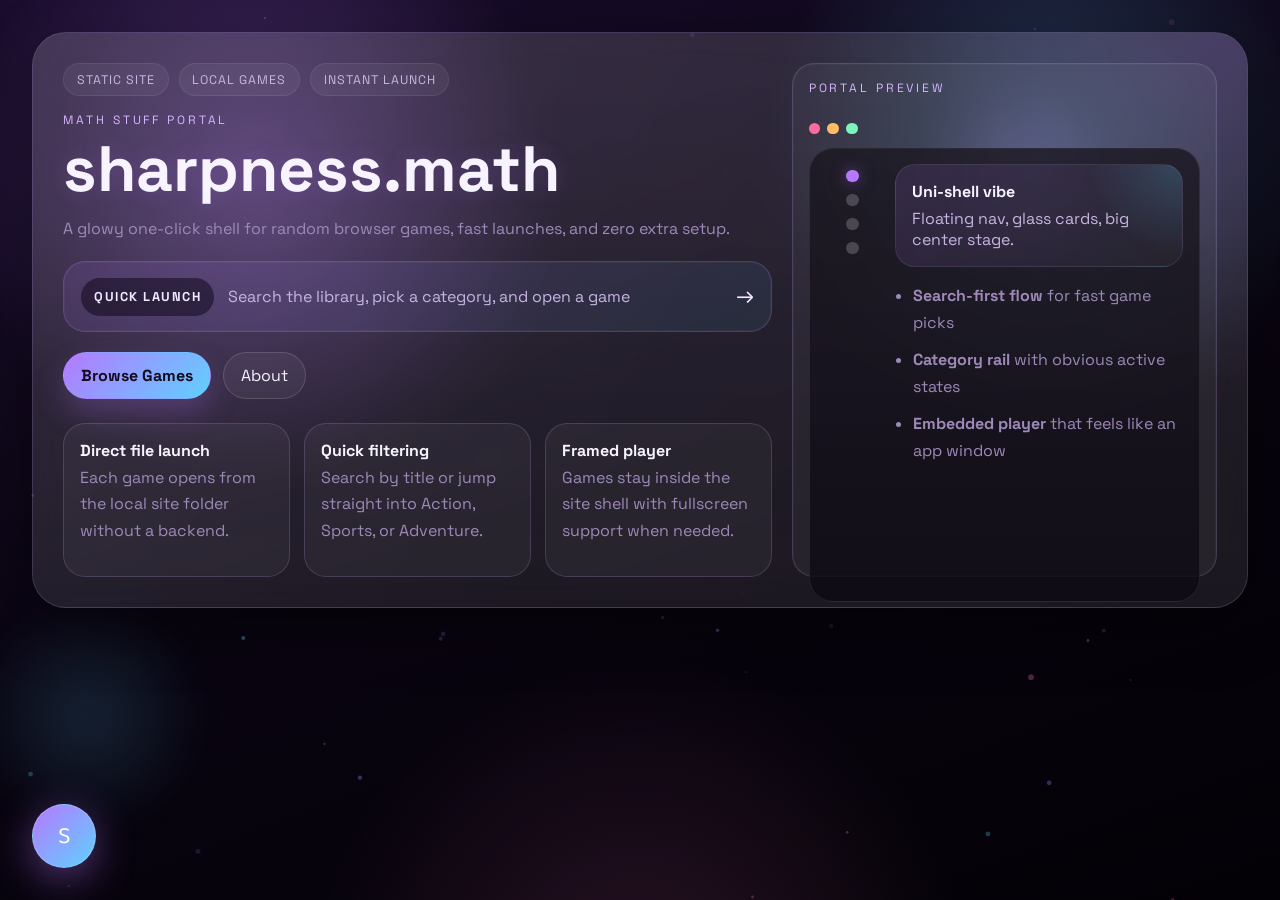
<file: index.html>
<!DOCTYPE html>
<html lang="en">
<head>
  <meta charset="UTF-8">
  <meta name="viewport" content="width=device-width, initial-scale=1.0">
  <title>sharpness.math — Home</title>
  <link rel="preconnect" href="https://fonts.googleapis.com">
  <link rel="preconnect" href="https://fonts.gstatic.com" crossorigin>
  <link href="https://fonts.googleapis.com/css2?family=Space+Grotesk:wght@400;500;600;700&family=Baloo+2:wght@600&display=swap" rel="stylesheet">
  <link rel="stylesheet" href="styles.css">
</head>
<body>
<div class="app-container">

  <button class="hub-trigger" onclick="toggleHub()">S</button>

  <aside class="sidebar">
    <div class="sidebar-header">
      <div class="logo-icon">S</div>
      <span class="brand-text">Sharpness Math</span>
    </div>
    <nav class="sidebar-nav">
      <div class="nav-section-title">Navigation</div>
      <a class="nav-item active" href="index.html">
        <span class="icon">🏠</span> Home
      </a>
      <a class="nav-item" href="games.html">
        <span class="icon">🎮</span> Browse Games
      </a>
      <a class="nav-item" href="about.html">
        <span class="icon">ℹ️</span> About
      </a>
      <a class="nav-item" href="settings.html">
        <span class="icon">⚙️</span> Settings
      </a>
      <div class="nav-section-title">My Games</div>
      <a class="nav-item" href="games.html?category=Action" data-filter="Action">
        <span class="class-dot dot-action"></span> Action
      </a>
      <a class="nav-item" href="games.html?category=Sports" data-filter="Sports">
        <span class="class-dot dot-sports"></span> Sports
      </a>
      <a class="nav-item" href="games.html?category=Adventure" data-filter="Adventure">
        <span class="class-dot dot-adventure"></span> Adventure
      </a>
    </nav>
    <div class="sidebar-footer">
      <button class="btn-signout" onclick="alert('Nothing to sign out of 😄')">
        <span>↩</span> Sign Out
      </button>
    </div>
  </aside>

  <div class="main-column">
    <nav class="mobile-nav">
      <a class="nav-item active" href="index.html">🏠 Home</a>
      <a class="nav-item" href="games.html">🎮 Games</a>
      <a class="nav-item" href="about.html">ℹ️ About</a>
      <a class="nav-item" href="settings.html">⚙️ Settings</a>
    </nav>

    <div class="page-shell">
      <header class="site-header">
        <section class="hero">
          <div class="hero-copy">
            <div class="hero-chip-row">
              <span class="hero-chip">Static site</span>
              <span class="hero-chip">Local games</span>
              <span class="hero-chip">Instant launch</span>
            </div>
            <p class="eyebrow">Math stuff portal</p>
            <h1>sharpness.math</h1>
            <p class="lead">A glowy one-click shell for random browser games, fast launches, and zero extra setup.</p>
            <a class="hero-search" href="games.html">
              <span class="hero-search-label">Quick launch</span>
              <span class="hero-search-text">Search the library, pick a category, and open a game</span>
              <span class="hero-search-arrow">→</span>
            </a>
            <div class="hero-actions">
              <a class="button button-primary" href="games.html">Browse Games</a>
              <a class="button button-secondary" href="about.html">About</a>
            </div>
            <div class="hero-stats">
              <div class="stat">
                <span>Direct file launch</span>
                <p>Each game opens from the local site folder without a backend.</p>
              </div>
              <div class="stat">
                <span>Quick filtering</span>
                <p>Search by title or jump straight into Action, Sports, or Adventure.</p>
              </div>
              <div class="stat">
                <span>Framed player</span>
                <p>Games stay inside the site shell with fullscreen support when needed.</p>
              </div>
            </div>
          </div>
          <aside class="hero-panel">
            <p class="panel-label">Portal Preview</p>
            <div class="panel-window">
              <div class="panel-window-bar">
                <span></span>
                <span></span>
                <span></span>
              </div>
              <div class="panel-screen">
                <div class="panel-rail">
                  <span class="panel-rail-item active"></span>
                  <span class="panel-rail-item"></span>
                  <span class="panel-rail-item"></span>
                  <span class="panel-rail-item"></span>
                </div>
                <div class="panel-content">
                  <div class="panel-display">
                    <strong>Uni-shell vibe</strong>
                    <p>Floating nav, glass cards, big center stage.</p>
                  </div>
                  <ul class="stack-list">
                    <li><strong>Search-first flow</strong> for fast game picks</li>
                    <li><strong>Category rail</strong> with obvious active states</li>
                    <li><strong>Embedded player</strong> that feels like an app window</li>
                  </ul>
                </div>
              </div>
            </div>
          </aside>
        </section>
      </header>
    </div>
  </div>

</div>
<script src="particles.js"></script>
<script src="app.js"></script>
</body>
</html>
</file>
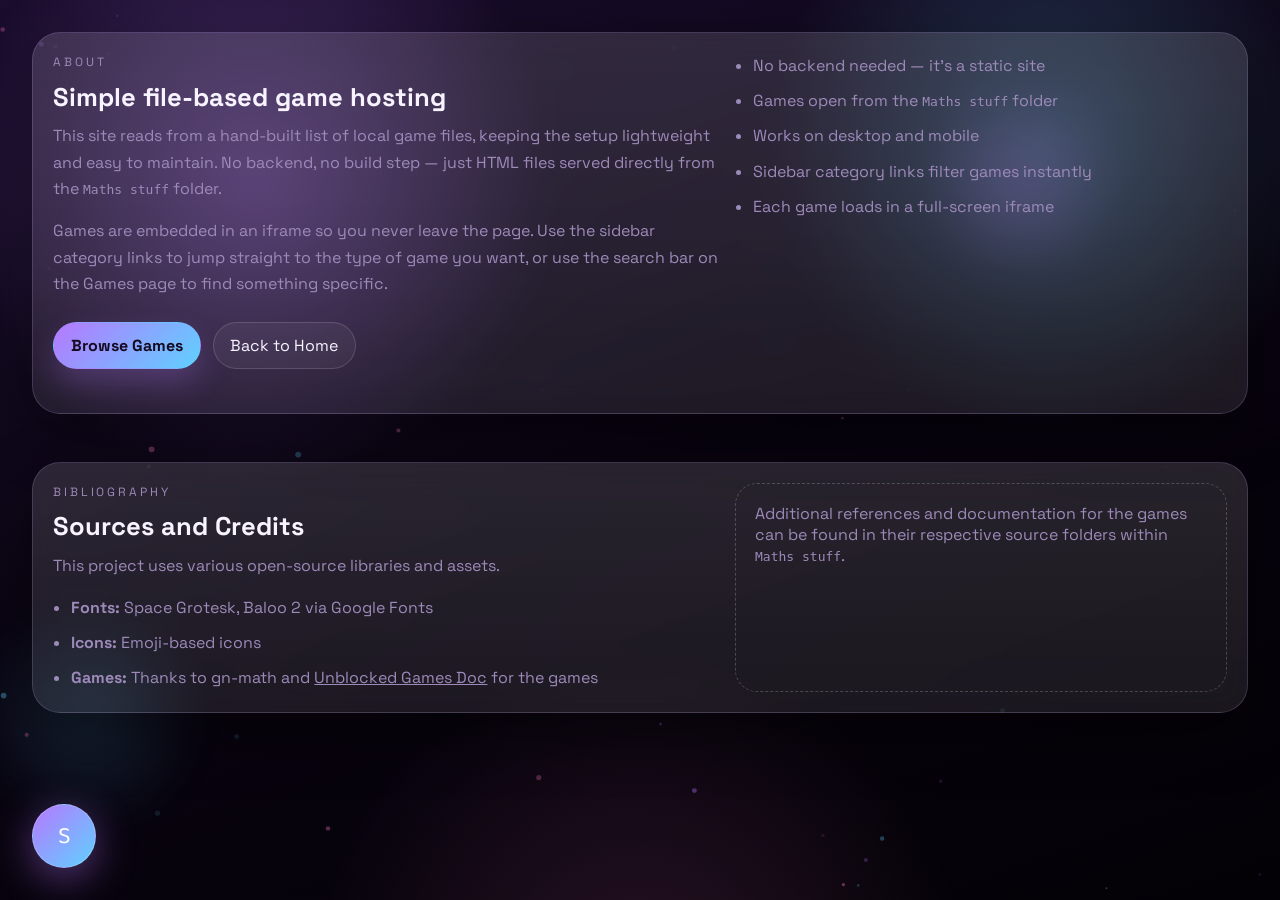
<file: about.html>
<!DOCTYPE html>
<html lang="en">
<head>
  <meta charset="UTF-8">
  <meta name="viewport" content="width=device-width, initial-scale=1.0">
  <title>sharpness.math — About</title>
  <link rel="preconnect" href="https://fonts.googleapis.com">
  <link rel="preconnect" href="https://fonts.gstatic.com" crossorigin>
  <link href="https://fonts.googleapis.com/css2?family=Space+Grotesk:wght@400;500;600;700&family=Baloo+2:wght@600&display=swap" rel="stylesheet">
  <link rel="stylesheet" href="styles.css">
</head>
<body>
<div class="app-container">

  <button class="hub-trigger" onclick="toggleHub()">S</button>

  <aside class="sidebar">
    <div class="sidebar-header">
      <div class="logo-icon">S</div>
      <span class="brand-text">Sharpness Math</span>
    </div>
    <nav class="sidebar-nav">
      <div class="nav-section-title">Navigation</div>
      <a class="nav-item" href="index.html">
        <span class="icon">🏠</span> Home
      </a>
      <a class="nav-item" href="games.html">
        <span class="icon">🎮</span> Browse Games
      </a>
      <a class="nav-item active" href="about.html">
        <span class="icon">ℹ️</span> About
      </a>
      <a class="nav-item" href="settings.html">
        <span class="icon">⚙️</span> Settings
      </a>
      <div class="nav-section-title">My Games</div>
      <a class="nav-item" href="games.html?category=Action" data-filter="Action">
        <span class="class-dot dot-action"></span> Action
      </a>
      <a class="nav-item" href="games.html?category=Sports" data-filter="Sports">
        <span class="class-dot dot-sports"></span> Sports
      </a>
      <a class="nav-item" href="games.html?category=Adventure" data-filter="Adventure">
        <span class="class-dot dot-adventure"></span> Adventure
      </a>
    </nav>
    <div class="sidebar-footer">
      <button class="btn-signout" onclick="alert('Nothing to sign out of 😄')">
        <span>↩</span> Sign Out
      </button>
    </div>
  </aside>

  <div class="main-column">
    <nav class="mobile-nav">
      <a class="nav-item" href="index.html">🏠 Home</a>
      <a class="nav-item" href="games.html">🎮 Games</a>
      <a class="nav-item active" href="about.html">ℹ️ About</a>
      <a class="nav-item" href="settings.html">⚙️ Settings</a>
    </nav>

    <div class="page-shell">
      <section class="about">
        <div>
          <p class="section-label">About</p>
          <h2>Simple file-based game hosting</h2>
          <p>
            This site reads from a hand-built list of local game files, keeping the setup
            lightweight and easy to maintain. No backend, no build step — just HTML files
            served directly from the <code>Maths stuff</code> folder.
          </p>
          <p>
            Games are embedded in an iframe so you never leave the page. Use the sidebar
            category links to jump straight to the type of game you want, or use the search
            bar on the Games page to find something specific.
          </p>
          <div class="hero-actions" style="margin-top:1.5rem;">
            <a class="button button-primary" href="games.html">Browse Games</a>
            <a class="button button-secondary" href="index.html">Back to Home</a>
          </div>
        </div>
        <ul class="about-list">
          <li>No backend needed — it's a static site</li>
          <li>Games open from the <code>Maths stuff</code> folder</li>
          <li>Works on desktop and mobile</li>
          <li>Sidebar category links filter games instantly</li>
          <li>Each game loads in a full-screen iframe</li>
        </ul>
      </section>

      <section class="about" style="margin-top: 1.5rem;">
        <div>
          <p class="section-label">Bibliography</p>
          <h2>Sources and Credits</h2>
          <p>
            This project uses various open-source libraries and assets.
          </p>
          <ul class="about-list">
            <li><strong>Fonts:</strong> Space Grotesk, Baloo 2 via Google Fonts</li>
            <li><strong>Icons:</strong> Emoji-based icons</li>
            <li><strong>Games:</strong> Thanks to gn-math and
              <a href="https://docs.google.com/document/d/1BGDZ5sgwGTQIf8or47KonzbA6LwfiLvv3RkhElb0j3g/edit?tab=t.0" target="_blank">Unblocked Games Doc</a> for the games
            </li>
          </ul>
        </div>
        <div class="empty-state">
          Additional references and documentation for the games can be found in their respective source folders within <code>Maths stuff</code>.
        </div>
      </section>
    </div>
  </div>

</div>
<script src="particles.js"></script>
<script src="app.js"></script>
</body>
</html>
</file>
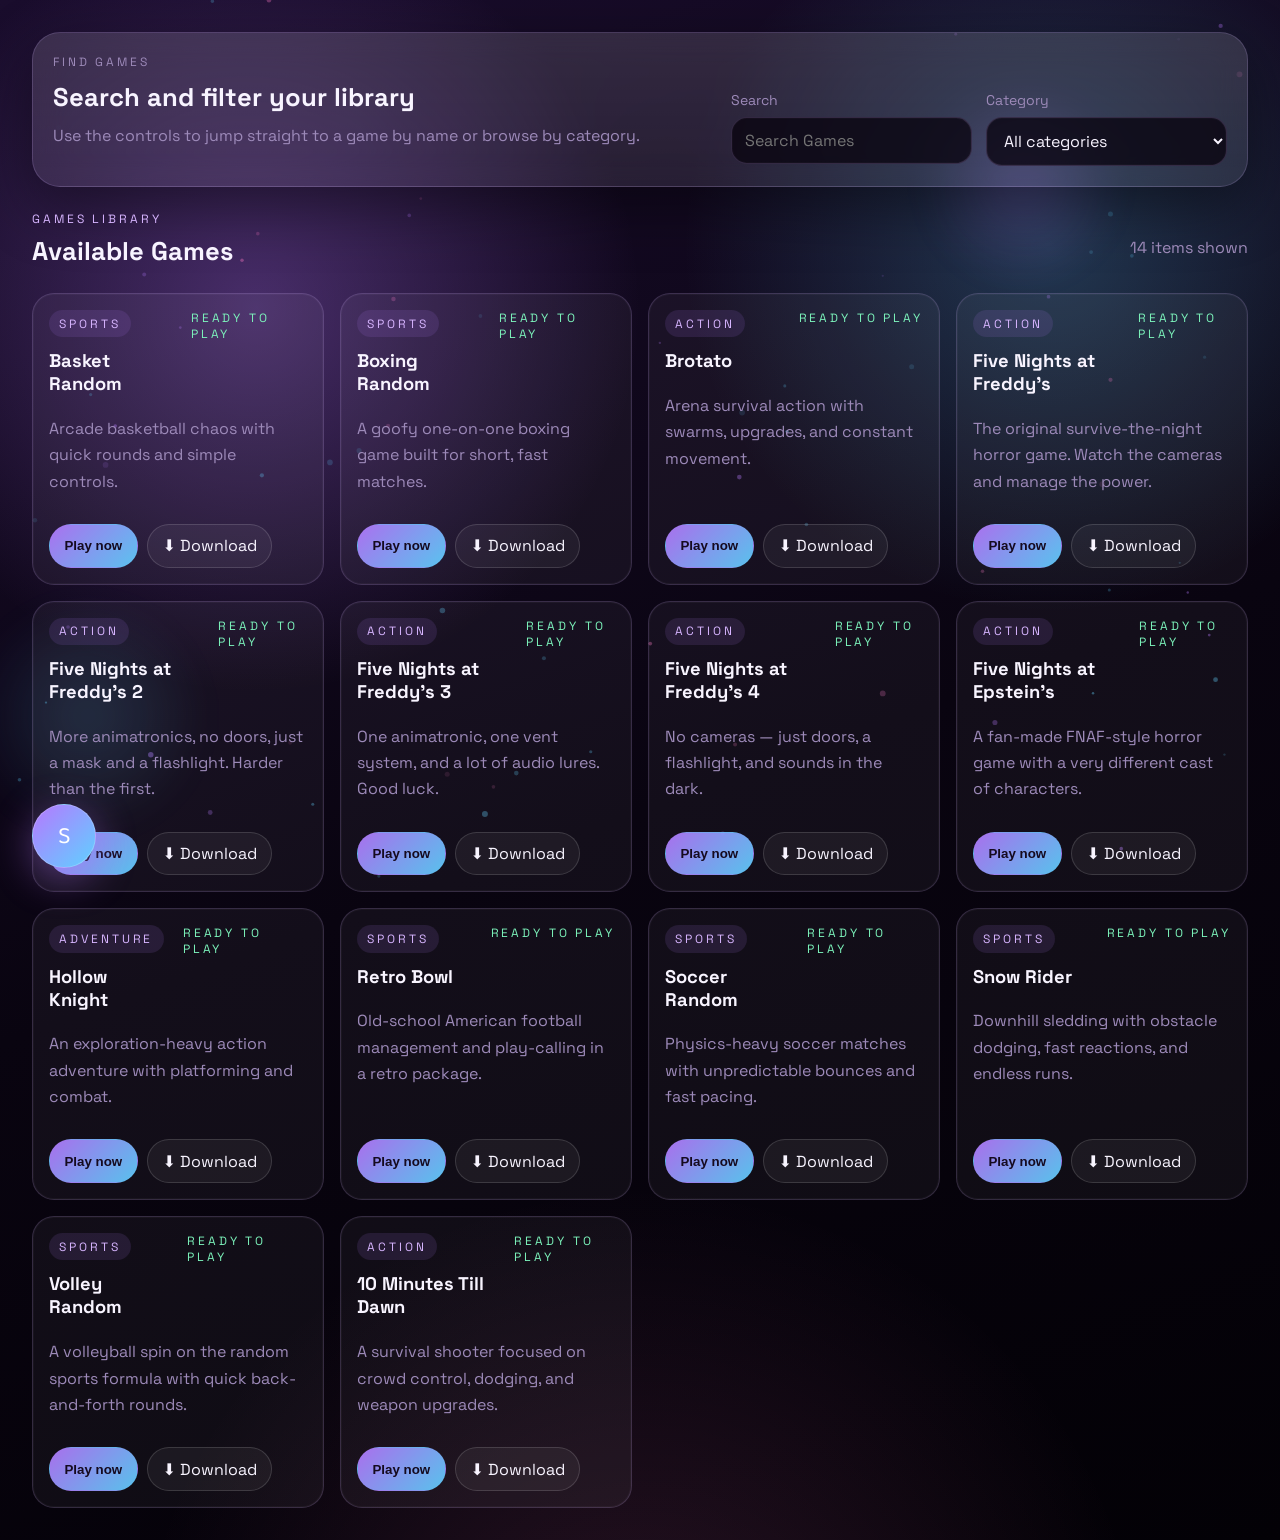
<file: games.html>
<!DOCTYPE html>
<html lang="en">
<head>
    <meta charset="UTF-8">
    <meta name="viewport" content="width=device-width, initial-scale=1.0">
    <title>sharpness.math — Games</title>
    <link rel="preconnect" href="https://fonts.googleapis.com">
    <link rel="preconnect" href="https://fonts.gstatic.com" crossorigin>
    <link href="https://fonts.googleapis.com/css2?family=Space+Grotesk:wght@400;500;600;700&family=Baloo+2:wght@600&display=swap" rel="stylesheet">
    <link rel="stylesheet" href="styles.css">
</head>
<body>
<div class="app-container">

    <button class="hub-trigger" onclick="toggleHub()">S</button>

    <aside class="sidebar">
        <div class="sidebar-header">
            <div class="logo-icon">S</div>
            <span class="brand-text">Sharpness Math</span>
        </div>
        <nav class="sidebar-nav">
            <div class="nav-section-title">Navigation</div>
            <a class="nav-item" href="index.html">
                <span class="icon">🏠</span> Home
            </a>
            <a class="nav-item active" href="games.html">
                <span class="icon">🎮</span> Browse Games
            </a>
            <a class="nav-item" href="about.html">
                <span class="icon">ℹ️</span> About
            </a>
            <a class="nav-item" href="settings.html">
                <span class="icon">⚙️</span> Settings
            </a>
            <div class="nav-section-title">My Games</div>
            <a class="nav-item" href="games.html?category=Action" data-filter="Action">
                <span class="class-dot dot-action"></span> Action
            </a>
            <a class="nav-item" href="games.html?category=Sports" data-filter="Sports">
                <span class="class-dot dot-sports"></span> Sports
            </a>
            <a class="nav-item" href="games.html?category=Adventure" data-filter="Adventure">
                <span class="class-dot dot-adventure"></span> Adventure
            </a>
        </nav>
        <div class="sidebar-footer">
            <button class="btn-signout" onclick="alert('Nothing to sign out of 😄')">
                <span>↩</span> Sign Out
            </button>
        </div>
    </aside>

    <div class="main-column">
        <nav class="mobile-nav">
            <a class="nav-item" href="index.html">🏠 Home</a>
            <a class="nav-item active" href="games.html">🎮 Games</a>
            <a class="nav-item" href="about.html">ℹ️ About</a>
            <a class="nav-item" href="settings.html">⚙️ Settings</a>
        </nav>

        <div class="page-shell">

            <!-- Game iframe viewer (hidden until a game is launched) -->
            <div id="gameView" style="display:none;">
                <div class="game-view-header">
                    <span id="gameTitle" class="game-view-title"></span>
                    <div class="game-view-actions">
                        <button id="enterFullscreenButton" class="btn-game-control" type="button" onclick="enterFullscreen()">⛶ Fullscreen</button>
                        <button id="exitFullscreenButton" class="btn-game-control" type="button" onclick="exitFullscreen()" hidden>🗕 Minimize</button>
                        <button class="btn-close-game" type="button" onclick="closeGame()">✕ Close</button>
                    </div>
                </div>
                <iframe id="gameFrame" allowfullscreen></iframe>
            </div>

            <!-- Search toolbar -->
            <section class="toolbar">
                <div class="toolbar-copy">
                    <p class="section-label">Find Games</p>
                    <h2>Search and filter your library</h2>
                    <p>Use the controls to jump straight to a game by name or browse by category.</p>
                </div>
                <div class="controls">
                    <label class="control">
                        <span>Search</span>
                        <input id="searchInput" type="search" placeholder="Search Games">
                    </label>
                    <label class="control">
                        <span>Category</span>
                        <select id="categoryFilter">
                            <option value="all">All categories</option>
                        </select>
                    </label>
                </div>
            </section>

            <!-- Games grid -->
            <section class="math-section">
                <div class="section-heading">
                    <div>
                        <p class="section-label">Games Library</p>
                        <h2>Available Games</h2>
                    </div>
                    <p class="results-count" id="resultsCount">Loading...</p>
                </div>
                <div class="math-grid" id="gamesGrid"></div>
            </section>

        </div>
    </div>

</div>

<script src="particles.js"></script>
<script src="app.js"></script>
<script src="games.js"></script>
</body>
</html>
</file>
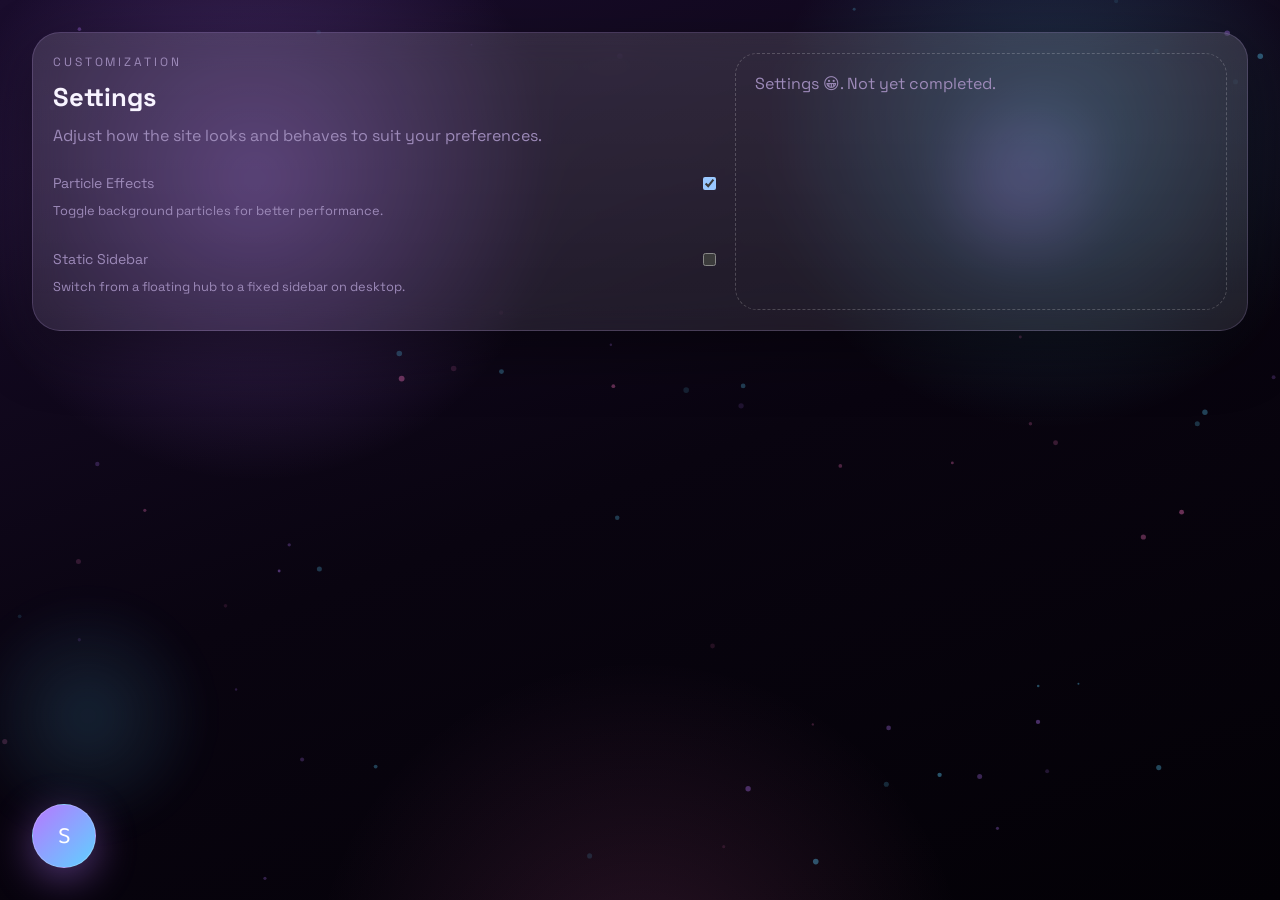
<file: settings.html>
<!DOCTYPE html>
<html lang="en">
<head>
  <meta charset="UTF-8">
  <meta name="viewport" content="width=device-width, initial-scale=1.0">
  <title>sharpness.math — Settings</title>
  <link rel="preconnect" href="https://fonts.googleapis.com">
  <link rel="preconnect" href="https://fonts.gstatic.com" crossorigin>
  <link href="https://fonts.googleapis.com/css2?family=Space+Grotesk:wght@400;500;600;700&family=Baloo+2:wght@600&display=swap" rel="stylesheet">
  <link rel="stylesheet" href="styles.css">
</head>
<body>
<div class="app-container">

  <button class="hub-trigger" onclick="toggleHub()">S</button>

  <aside class="sidebar">
    <div class="sidebar-header">
      <div class="logo-icon">S</div>
      <span class="brand-text">Sharpness Math</span>
    </div>
    <nav class="sidebar-nav">
      <div class="nav-section-title">Navigation</div>
      <a class="nav-item" href="index.html">
        <span class="icon">🏠</span> Home
      </a>
      <a class="nav-item" href="games.html">
        <span class="icon">🎮</span> Browse Games
      </a>
      <a class="nav-item" href="about.html">
        <span class="icon">ℹ️</span> About
      </a>
      <a class="nav-item active" href="settings.html">
        <span class="icon">⚙️</span> Settings
      </a>
      <div class="nav-section-title">My Games</div>
      <a class="nav-item" href="games.html?category=Action" data-filter="Action">
        <span class="class-dot dot-action"></span> Action
      </a>
      <a class="nav-item" href="games.html?category=Sports" data-filter="Sports">
        <span class="class-dot dot-sports"></span> Sports
      </a>
      <a class="nav-item" href="games.html?category=Adventure" data-filter="Adventure">
        <span class="class-dot dot-adventure"></span> Adventure
      </a>
    </nav>
    <div class="sidebar-footer">
      <button class="btn-signout" onclick="alert('Nothing to sign out of 😄')">
        <span>↩</span> Sign Out
      </button>
    </div>
  </aside>

  <div class="main-column">
    <nav class="mobile-nav">
      <a class="nav-item" href="index.html">🏠 Home</a>
      <a class="nav-item" href="games.html">🎮 Games</a>
      <a class="nav-item" href="about.html">ℹ️ About</a>
      <a class="nav-item active" href="settings.html">⚙️ Settings</a>
    </nav>

    <div class="page-shell">
      <section class="about">
        <div>
          <p class="section-label">Customization</p>
          <h2>Settings</h2>
          <p>
            Adjust how the site looks and behaves to suit your preferences.
          </p>
          <div style="display: flex; flex-direction: column; gap: 1rem; margin-top: 1.5rem;">
            <div class="control">
              <label style="display: flex; align-items: center; justify-content: space-between; width: 100%;">
                <span>Particle Effects</span>
                <input type="checkbox" id="particlesToggle" checked style="width: auto; min-height: unset;">
              </label>
              <p style="font-size: 0.8rem; color: var(--text-muted);">Toggle background particles for better performance.</p>
            </div>
            <div class="control">
              <label style="display: flex; align-items: center; justify-content: space-between; width: 100%;">
                <span>Static Sidebar</span>
                <input type="checkbox" id="sidebarToggle" style="width: auto; min-height: unset;">
              </label>
              <p style="font-size: 0.8rem; color: var(--text-muted);">Switch from a floating hub to a fixed sidebar on desktop.</p>
            </div>
          </div>
        </div>
        <div class="empty-state">
          Settings 😀. Not yet completed.
        </div>
      </section>
    </div>
  </div>

</div>
<script src="particles.js"></script>
<script src="app.js"></script>
<script>
  document.addEventListener('DOMContentLoaded', () => {
    const particlesToggle = document.getElementById('particlesToggle');
    const sidebarToggle = document.getElementById('sidebarToggle');

    // Initialize initial states
    particlesToggle.checked = localStorage.getItem('particlesEnabled') !== 'false';
    sidebarToggle.checked = localStorage.getItem('sidebarMode') === 'regular';

    // Add listeners
    particlesToggle.addEventListener('change', (e) => {
      if (window.toggleParticles) {
        window.toggleParticles(e.target.checked);
      }
    });

    sidebarToggle.addEventListener('change', (e) => {
      if (window.toggleSidebarMode) {
        window.toggleSidebarMode(e.target.checked);
      }
    });
  });
</script>
</body>
</html>
</file>
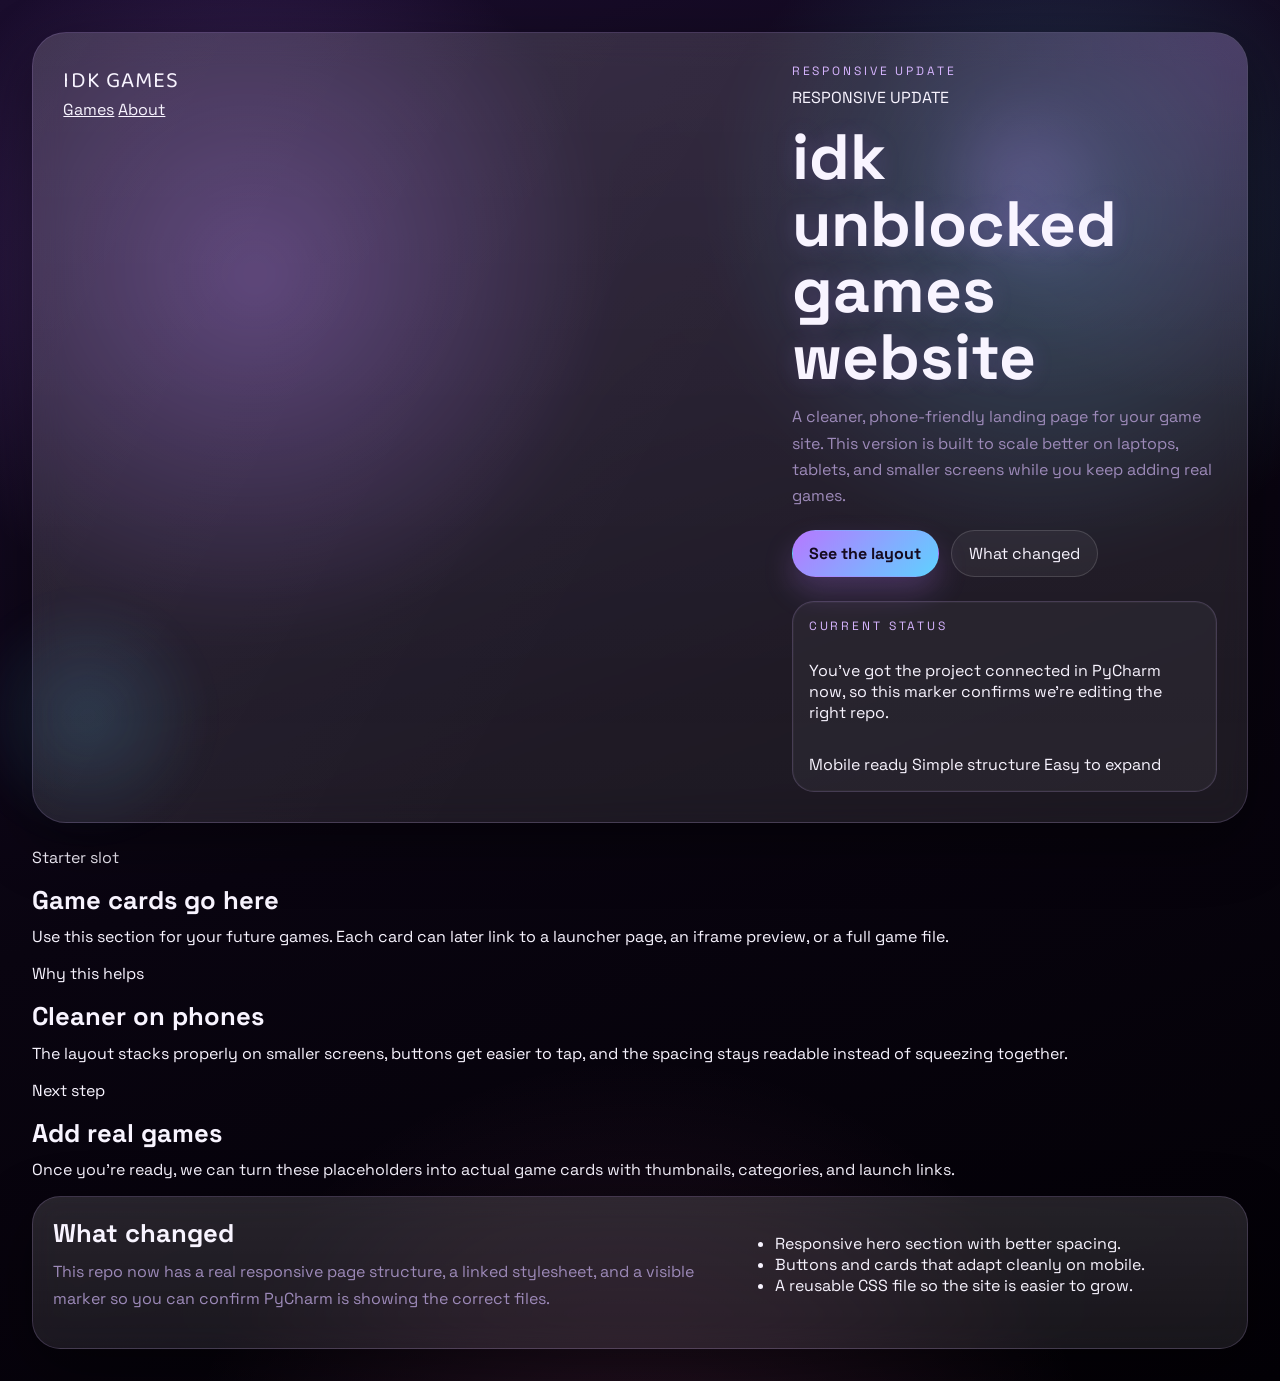
<file: Website Build.html>
<!DOCTYPE html>
<html lang="en">
<head>
  <meta charset="UTF-8">
  <meta name="viewport" content="width=device-width, initial-scale=1.0">
  <title>idk unblocked games website</title>
  <link rel="preconnect" href="https://fonts.googleapis.com">
  <link rel="preconnect" href="https://fonts.gstatic.com" crossorigin>
  <link href="https://fonts.googleapis.com/css2?family=Space+Grotesk:wght@400;500;600;700&family=Baloo+2:wght@600&display=swap" rel="stylesheet">
  <link rel="stylesheet" href="styles.css">
</head>
<body>
  <div class="page-shell">
    <header class="hero">
      <nav class="nav">
        <div class="brand">IDK Games</div>
        <div class="nav-links">
          <a href="#games">Games</a>
          <a href="#about">About</a>
        </div>
      </nav>

      <section class="hero-layout">
        <div class="hero-copy">
          <p class="eyebrow">Responsive update</p>
          <p class="debug-marker">RESPONSIVE UPDATE</p>
          <h1>idk unblocked games website</h1>
          <p class="lead">A cleaner, phone-friendly landing page for your game site. This version is built to scale better on laptops, tablets, and smaller screens while you keep adding real games.</p>
          <div class="hero-actions">
            <a class="button button-primary" href="#games">See the layout</a>
            <a class="button button-secondary" href="#about">What changed</a>
          </div>
        </div>

        <aside class="hero-panel">
          <p class="panel-label">Current status</p>
          <p class="panel-copy">You’ve got the project connected in PyCharm now, so this marker confirms we’re editing the right repo.</p>
          <div class="chip-row">
            <span>Mobile ready</span>
            <span>Simple structure</span>
            <span>Easy to expand</span>
          </div>
        </aside>
      </section>
    </header>

    <main>
      <section class="cards" id="games">
        <article class="card">
          <p class="card-kicker">Starter slot</p>
          <h2>Game cards go here</h2>
          <p>Use this section for your future games. Each card can later link to a launcher page, an iframe preview, or a full game file.</p>
        </article>

        <article class="card">
          <p class="card-kicker">Why this helps</p>
          <h2>Cleaner on phones</h2>
          <p>The layout stacks properly on smaller screens, buttons get easier to tap, and the spacing stays readable instead of squeezing together.</p>
        </article>

        <article class="card">
          <p class="card-kicker">Next step</p>
          <h2>Add real games</h2>
          <p>Once you’re ready, we can turn these placeholders into actual game cards with thumbnails, categories, and launch links.</p>
        </article>
      </section>

      <section class="about" id="about">
        <div>
          <h2>What changed</h2>
          <p>This repo now has a real responsive page structure, a linked stylesheet, and a visible marker so you can confirm PyCharm is showing the correct files.</p>
        </div>
        <ul>
          <li>Responsive hero section with better spacing.</li>
          <li>Buttons and cards that adapt cleanly on mobile.</li>
          <li>A reusable CSS file so the site is easier to grow.</li>
        </ul>
      </section>
    </main>
  </div>
</body>
</html>
</file>
<file: styles.css>
@import url('https://fonts.googleapis.com/css2?family=Space+Grotesk:wght@400;500;600;700&family=Baloo+2:wght@600&display=swap');

:root {
  color-scheme: dark;
  --bg: #05020d;
  --bg-soft: #140a22;
  --bg-card: rgba(19, 10, 34, 0.72);
  --panel: rgba(255, 255, 255, 0.055);
  --panel-strong: rgba(255, 255, 255, 0.11);
  --border: rgba(210, 176, 255, 0.18);
  --text: #f8f4ff;
  --text-secondary: #c7b6e1;
  --text-muted: #9d8ab9;
  --accent: #b678ff;
  --accent-2: #5fd1ff;
  --accent-3: #ff79c6;
  --success: #7df4bc;
  --shadow: rgba(0, 0, 0, 0.42);
}

* {
  box-sizing: border-box;
}

html {
  scroll-behavior: smooth;
}

body {
  margin: 0;
  min-height: 100vh;
  font-family: 'Space Grotesk', system-ui, sans-serif;
  color: var(--text);
  background:
    radial-gradient(circle at 20% 20%, rgba(182, 120, 255, 0.32), transparent 24%),
    radial-gradient(circle at 82% 16%, rgba(95, 209, 255, 0.24), transparent 22%),
    radial-gradient(circle at 50% 110%, rgba(255, 121, 198, 0.14), transparent 28%),
    linear-gradient(160deg, #1a0d2d 0%, #090410 52%, #030106 100%);
  position: relative;
  overflow-x: hidden;
}

#particles-canvas {
  position: fixed;
  top: 0;
  left: 0;
  width: 100%;
  height: 100%;
  pointer-events: none;
  z-index: 0;
}

body::before,
body::after {
  content: "";
  position: fixed;
  inset: auto;
  border-radius: 999px;
  filter: blur(18px);
  opacity: 0.65;
  pointer-events: none;
  z-index: 0;
}

body::before {
  width: 13rem;
  height: 13rem;
  top: 5rem;
  right: 12vw;
  background: radial-gradient(circle, rgba(182, 120, 255, 0.34), transparent 68%);
}

body::after {
  width: 15rem;
  height: 15rem;
  bottom: 4rem;
  left: -2rem;
  background: radial-gradient(circle, rgba(95, 209, 255, 0.24), transparent 72%);
}

a {
  color: inherit;
}

/* ============================================
   SIDEBAR / MINI HUB
   ============================================ */

.hub-trigger {
  position: fixed;
  bottom: 2rem;
  left: 2rem;
  width: 4rem;
  height: 4rem;
  border-radius: 50%;
  background: linear-gradient(135deg, var(--accent), var(--accent-2));
  border: 1px solid rgba(255,255,255,0.22);
  color: white;
  font-size: 1.5rem;
  font-family: 'Baloo 2', cursive;
  cursor: pointer;
  z-index: 1100;
  box-shadow: 0 10px 40px rgba(182, 120, 255, 0.45);
  transition: transform 0.4s cubic-bezier(0.175, 0.885, 0.32, 1.275), box-shadow 0.3s;
  display: flex;
  align-items: center;
  justify-content: center;
  outline: none;
}

.hub-trigger:hover {
  transform: scale(1.1) rotate(5deg);
  box-shadow: 0 15px 50px rgba(182, 120, 255, 0.6);
}

.hub-trigger.active {
  background: var(--bg-soft);
  color: var(--accent);
  border-color: var(--accent);
  transform: scale(0.9) rotate(-15deg);
}

.sidebar {
  width: 18rem;
  background:
    linear-gradient(180deg, rgba(255, 255, 255, 0.09), rgba(255, 255, 255, 0.03)),
    rgba(17, 8, 29, 0.88);
  border: 1px solid var(--border);
  border-radius: 30px;
  display: flex;
  flex-direction: column;
  position: fixed;
  bottom: 6.5rem;
  left: 2rem;
  height: auto;
  max-height: calc(100vh - 10rem);
  flex-shrink: 0;
  overflow-y: auto;
  backdrop-filter: blur(22px);
  box-shadow: 0 25px 80px var(--shadow);
  z-index: 1050;
  
  /* Initial hidden state for hub */
  opacity: 0;
  transform: translateY(20px) scale(0.95);
  pointer-events: none;
  transition: opacity 0.4s, transform 0.4s cubic-bezier(0.16, 1, 0.3, 1);
}

body.regular-sidebar .sidebar {
  position: sticky;
  top: 2rem;
  left: 0;
  bottom: auto;
  opacity: 1;
  pointer-events: auto;
  transform: none;
  margin: 2rem 0 2rem 2rem;
  height: calc(100vh - 4rem);
  max-height: none;
}

body.regular-sidebar .hub-trigger {
  display: none;
}

.sidebar.active {
  opacity: 1;
  transform: translateY(0) scale(1);
  pointer-events: auto;
}

@media (max-width: 1024px) {
  .sidebar { width: calc(100vw - 4rem); left: 2rem; right: 2rem; }
}

.sidebar-header {
  padding: 2rem;
  display: flex;
  align-items: center;
  gap: 0.75rem;
  border-bottom: 1px solid rgba(255, 255, 255, 0.08);
}

.logo-icon {
  width: 2.5rem;
  height: 2.5rem;
  background: linear-gradient(135deg, var(--accent), var(--accent-2));
  border-radius: 0.9rem;
  display: flex;
  align-items: center;
  justify-content: center;
  color: white;
  font-weight: bold;
  font-size: 1.25rem;
  box-shadow: 0 10px 25px rgba(182, 120, 255, 0.35);
  flex-shrink: 0;
  font-family: 'Baloo 2', cursive;
}

.brand-text {
  font-weight: bold;
  font-size: 1.1rem;
  letter-spacing: -0.025em;
  color: white;
  font-family: 'Baloo 2', cursive;
}

.sidebar-nav {
  flex: 1;
  padding: 1rem;
  overflow-y: auto;
  display: flex;
  flex-direction: column;
  gap: 0.25rem;
}

.nav-section-title {
  padding: 1.5rem 1rem 0.5rem;
  font-size: 0.625rem;
  font-weight: bold;
  color: var(--text-muted);
  text-transform: uppercase;
  letter-spacing: 0.2em;
}

.nav-item {
  display: flex;
  align-items: center;
  gap: 0.75rem;
  padding: 0.75rem 1rem;
  border-radius: 999px;
  color: var(--text-secondary);
  text-decoration: none;
  border: 1px solid transparent;
  transition: background-color 0.2s, color 0.2s, border-color 0.2s, transform 0.2s;
  cursor: pointer;
  font-size: 0.9rem;
  font-weight: 500;
}

.nav-item:hover {
  background-color: rgba(255,255,255,0.06);
  border-color: rgba(255,255,255,0.08);
  color: var(--text);
  transform: translateX(2px);
}

.nav-item.active {
  background: linear-gradient(135deg, rgba(182, 120, 255, 0.22), rgba(95, 209, 255, 0.12));
  border-color: rgba(182, 120, 255, 0.32);
  color: #f8f4ff;
  font-weight: 600;
  box-shadow: inset 0 0 0 1px rgba(255, 255, 255, 0.04), 0 0 22px rgba(182, 120, 255, 0.16);
}

.nav-item .icon {
  font-size: 1rem;
  width: 1.25rem;
  text-align: center;
}

.class-dot {
  width: 0.5rem;
  height: 0.5rem;
  border-radius: 50%;
  flex-shrink: 0;
}

.dot-action   { background-color: #f97316; }
.dot-sports   { background-color: #22c55e; }
.dot-adventure{ background-color: #a78bfa; }

.sidebar-footer {
  padding: 1.5rem;
  border-top: 1px solid rgba(255,255,255,0.08);
}

.btn-signout {
  width: 100%;
  display: flex;
  align-items: center;
  justify-content: center;
  gap: 0.5rem;
  padding: 0.75rem;
  border-radius: 999px;
  border: 1px solid var(--border);
  color: var(--text-secondary);
  background: rgba(255, 255, 255, 0.04);
  font-size: 0.875rem;
  font-weight: 500;
  cursor: pointer;
  font-family: inherit;
  transition: background-color 0.2s, color 0.2s;
}

.btn-signout:hover {
  background-color: rgba(255,255,255,0.09);
  color: var(--text);
}

/* ============================================
   LAYOUT
   ============================================ */

.app-container {
  display: flex;
  min-height: 100vh;
  position: relative;
  z-index: 1;
}

/* Wraps mobile-nav + page-shell so they stack vertically */
.main-column {
  flex-grow: 1;
  display: flex;
  flex-direction: column;
  min-width: 0;
}

.page-shell {
  width: 100%;
  max-width: 1480px;
  padding: clamp(1rem, 3vw, 2rem);
  flex-grow: 1;
  display: flex;
  flex-direction: column;
  gap: 1.5rem;
}

/* ============================================
   GAME VIEWER (games.html inline iframe)
   ============================================ */

#gameView {
  display: none;
  flex-direction: column;
  width: 100%;
  height: calc(100vh - 5rem);
  border-radius: 30px;
  overflow: hidden;
  border: 1px solid var(--border);
  background: rgba(8, 4, 15, 0.96);
  box-shadow: 0 25px 80px var(--shadow);
}

.game-view-header {
  display: flex;
  align-items: center;
  justify-content: space-between;
  gap: 0.75rem;
  flex-wrap: wrap;
  padding: 0.6rem 1rem;
  background: rgba(18, 10, 30, 0.94);
  border-bottom: 1px solid var(--border);
  flex-shrink: 0;
}

.game-view-title {
  font-weight: 600;
  font-size: 0.95rem;
  color: var(--text);
}

.game-view-actions {
  display: flex;
  align-items: center;
  gap: 0.6rem;
  flex-wrap: wrap;
}

.btn-game-control,
.btn-close-game {
  display: flex;
  align-items: center;
  gap: 0.4rem;
  padding: 0.45rem 0.9rem;
  border-radius: 999px;
  border: 1px solid var(--border);
  background: rgba(255,255,255,0.06);
  color: var(--text-secondary);
  font-size: 0.82rem;
  font-weight: 500;
  cursor: pointer;
  font-family: inherit;
  transition: background 0.2s, color 0.2s;
}

.btn-game-control:hover,
.btn-close-game:hover {
  background: rgba(255,255,255,0.12);
  color: var(--text);
}

.btn-game-control[hidden] {
  display: none;
}

#gameFrame {
  width: 100%;
  flex-grow: 1;
  border: none;
}

@keyframes fadeIn {
  from { opacity: 0; transform: translateY(10px); }
  to { opacity: 1; transform: translateY(0); }
}

@keyframes slideUpIn {
  0% { opacity: 0; transform: translateY(40px); }
  100% { opacity: 1; transform: translateY(0); }
}

.animate-in {
  animation: slideUpIn 0.8s cubic-bezier(0.16, 1, 0.3, 1) forwards !important;
}

/* ============================================
   MOBILE NAV (shown when sidebar hidden)
   ============================================ */

.mobile-nav {
  display: none;
  background: rgba(13, 7, 22, 0.86);
  border: 1px solid var(--border);
  padding: 0.7rem;
  gap: 0.5rem;
  overflow-x: auto;
  position: sticky;
  top: 0.75rem;
  z-index: 100;
  margin: 0.75rem;
  border-radius: 999px;
  backdrop-filter: blur(16px);
}

@media (max-width: 1024px) {
  .mobile-nav {
    display: flex;
  }
}

.mobile-nav .nav-item {
  white-space: nowrap;
  padding: 0.5rem 0.875rem;
  font-size: 0.82rem;
}

/* ============================================
   HERO
   ============================================ */

.site-header {
  display: flex;
  flex-direction: column;
  gap: 1.2rem;
}

.hero,
.toolbar,
.about {
  border: 1px solid var(--border);
  background:
    linear-gradient(180deg, rgba(255,255,255,0.08), rgba(255,255,255,0.03)),
    var(--panel);
  backdrop-filter: blur(16px);
  box-shadow: 0 20px 60px var(--shadow);
}

.brand {
  font-family: 'Baloo 2', cursive;
  font-size: 1.4rem;
  text-decoration: none;
  letter-spacing: 0.05em;
  text-transform: uppercase;
}

.hero {
  display: grid;
  grid-template-columns: minmax(0, 1.5fr) minmax(280px, 0.9fr);
  gap: 1.25rem;
  align-items: stretch;
  padding: clamp(1.2rem, 2.8vw, 1.9rem);
  border-radius: 34px;
  position: relative;
  overflow: hidden;
}

.hero::before {
  content: "";
  position: absolute;
  inset: 0;
  background:
    radial-gradient(circle at top right, rgba(182, 120, 255, 0.18), transparent 26%),
    linear-gradient(120deg, rgba(255,255,255,0.03), transparent 55%);
  pointer-events: none;
}

.eyebrow,
.section-label,
.panel-label,
.math-tag,
.math-meta {
  letter-spacing: 0.24em;
  text-transform: uppercase;
  font-size: 0.75rem;
}

.eyebrow,
.section-label,
.panel-label,
.math-tag {
  color: #d7b5ff;
}

.eyebrow,
.section-label {
  margin: 0 0 0.5rem;
}

h1, h2, h3, p {
  margin-top: 0;
}

h1 {
  margin-bottom: 0.85rem;
  font-size: clamp(2.1rem, 5.5vw, 4rem);
  line-height: 1.04;
  max-width: 11ch;
  text-shadow: 0 0 22px rgba(182, 120, 255, 0.18);
}

h2 {
  margin-bottom: 0.65rem;
  font-size: clamp(1.45rem, 2vw, 2rem);
}

h3 {
  margin-bottom: 0.5rem;
  font-size: 1.15rem;
}

.lead,
.toolbar-copy p,
.about p,
.about-list li,
.math-description,
.stat p,
.results-count,
.stack-list li {
  color: var(--text-muted);
  line-height: 1.65;
}

.hero-copy,
.hero-panel {
  position: relative;
  z-index: 1;
}

.hero-chip-row {
  display: flex;
  flex-wrap: wrap;
  gap: 0.6rem;
  margin-bottom: 1rem;
}

.hero-chip {
  display: inline-flex;
  align-items: center;
  min-height: 32px;
  padding: 0.45rem 0.8rem;
  border-radius: 999px;
  border: 1px solid rgba(255, 255, 255, 0.08);
  background: rgba(255, 255, 255, 0.05);
  color: var(--text-secondary);
  font-size: 0.78rem;
  letter-spacing: 0.08em;
  text-transform: uppercase;
}

.hero-search {
  display: grid;
  grid-template-columns: auto 1fr auto;
  gap: 0.85rem;
  align-items: center;
  margin: 1.2rem 0 0;
  padding: 0.95rem 1.05rem;
  border-radius: 22px;
  border: 1px solid rgba(182, 120, 255, 0.24);
  background: linear-gradient(135deg, rgba(182, 120, 255, 0.12), rgba(95, 209, 255, 0.08));
  text-decoration: none;
  box-shadow: inset 0 0 0 1px rgba(255,255,255,0.03);
}

.hero-search-label {
  display: inline-flex;
  align-items: center;
  justify-content: center;
  min-height: 38px;
  padding: 0 0.8rem;
  border-radius: 999px;
  background: rgba(8, 4, 15, 0.48);
  color: #f4eaff;
  font-size: 0.8rem;
  font-weight: 700;
  text-transform: uppercase;
  letter-spacing: 0.12em;
}

.hero-search-text {
  color: var(--text-secondary);
}

.hero-search-arrow {
  font-size: 1.4rem;
  line-height: 1;
  color: #f4eaff;
}

.hero-actions {
  display: flex;
  flex-wrap: wrap;
  gap: 0.75rem;
  margin: 1.25rem 0 1.5rem;
}

.button {
  display: inline-flex;
  align-items: center;
  justify-content: center;
  min-height: 44px;
  padding: 0.75rem 1.05rem;
  border-radius: 999px;
  text-decoration: none;
  border: 1px solid transparent;
  transition: transform 0.2s, box-shadow 0.2s, border-color 0.2s;
}

.button:hover,
.card-button:hover,
.btn-game-control:hover,
.btn-close-game:hover {
  transform: translateY(-1px);
}

.button-primary {
  background: linear-gradient(135deg, var(--accent), var(--accent-2));
  color: #150a1f;
  font-weight: 700;
  box-shadow: 0 15px 30px rgba(182, 120, 255, 0.24);
}

.button-secondary {
  background: rgba(255, 255, 255, 0.05);
  border-color: rgba(255, 255, 255, 0.14);
}

.hero-stats {
  display: grid;
  grid-template-columns: repeat(auto-fit, minmax(200px, 1fr));
  gap: 0.85rem;
}

.stat,
.hero-panel,
.math-card {
  border: 1px solid var(--border);
  background: rgba(255, 255, 255, 0.045);
  border-radius: 22px;
}

.stat,
.hero-panel {
  padding: 1rem;
}

.hero-panel {
  display: flex;
  flex-direction: column;
  gap: 0.9rem;
  box-shadow: inset 0 0 0 1px rgba(255,255,255,0.03);
}

.stat span {
  display: block;
  margin-bottom: 0.25rem;
  font-weight: 700;
}

.panel-window {
  display: flex;
  flex-direction: column;
  gap: 0.85rem;
  min-height: 100%;
}

.panel-window-bar {
  display: flex;
  gap: 0.45rem;
}

.panel-window-bar span {
  width: 0.72rem;
  height: 0.72rem;
  border-radius: 999px;
  background: rgba(255,255,255,0.26);
}

.panel-window-bar span:first-child { background: #ff6b9d; }
.panel-window-bar span:nth-child(2) { background: #ffbb66; }
.panel-window-bar span:nth-child(3) { background: #7df4bc; }

.panel-screen {
  display: grid;
  grid-template-columns: 56px 1fr;
  gap: 0.9rem;
  flex: 1;
  min-height: 280px;
  padding: 0.95rem;
  border-radius: 24px;
  background:
    linear-gradient(180deg, rgba(255,255,255,0.06), rgba(255,255,255,0.02)),
    rgba(8, 4, 15, 0.78);
  border: 1px solid rgba(255,255,255,0.08);
}

.panel-rail {
  display: flex;
  flex-direction: column;
  align-items: center;
  gap: 0.7rem;
  padding: 0.35rem 0;
}

.panel-rail-item {
  width: 0.8rem;
  height: 0.8rem;
  border-radius: 999px;
  background: rgba(255,255,255,0.2);
}

.panel-rail-item.active {
  background: var(--accent);
  box-shadow: 0 0 16px rgba(182, 120, 255, 0.52);
}

.panel-content {
  display: flex;
  flex-direction: column;
  gap: 1rem;
}

.panel-display {
  padding: 1rem;
  border-radius: 20px;
  border: 1px solid rgba(255,255,255,0.08);
  background:
    radial-gradient(circle at top right, rgba(95, 209, 255, 0.18), transparent 30%),
    linear-gradient(135deg, rgba(182, 120, 255, 0.14), rgba(255, 255, 255, 0.03));
}

.panel-display strong {
  display: block;
  margin-bottom: 0.4rem;
}

.panel-display p {
  margin-bottom: 0;
  color: var(--text-secondary);
}

.stack-list {
  margin: 0;
  padding-left: 1.1rem;
  display: flex;
  flex-direction: column;
  gap: 0.7rem;
}

main {
  display: block;
}

/* ============================================
   TOOLBAR & ABOUT
   ============================================ */

.toolbar,
.about {
  border-radius: 28px;
  padding: 1.25rem;
}

.toolbar {
  display: grid;
  grid-template-columns: minmax(0, 1.2fr) minmax(280px, 0.9fr);
  gap: 1rem;
  align-items: end;
}

.controls {
  display: grid;
  grid-template-columns: repeat(auto-fit, minmax(180px, 1fr));
  gap: 0.85rem;
}

.control {
  display: flex;
  flex-direction: column;
  gap: 0.45rem;
}

.control span {
  font-size: 0.88rem;
  color: var(--text-muted);
}

.control input,
.control select {
  width: 100%;
  min-height: 46px;
  padding: 0.75rem 0.85rem;
  border: 1px solid var(--border);
  border-radius: 16px;
  background: rgba(9, 5, 16, 0.78);
  color: var(--text);
  font: inherit;
  box-shadow: inset 0 0 0 1px rgba(255,255,255,0.02);
}

/* ============================================
   GAMES GRID
   ============================================ */

.math-section {
  display: flex;
  flex-direction: column;
  gap: 1rem;
}

.section-heading {
  display: flex;
  align-items: end;
  justify-content: space-between;
  gap: 1rem;
  flex-wrap: wrap;
}

.math-grid {
  display: grid;
  grid-template-columns: repeat(auto-fit, minmax(240px, 1fr));
  gap: 1rem;
}

.math-card {
  display: flex;
  flex-direction: column;
  gap: 0.8rem;
  padding: 1rem;
  min-width: 0;
  box-shadow: inset 0 0 0 1px rgba(255,255,255,0.03);
  transition: transform 0.3s cubic-bezier(0.16, 1, 0.3, 1), box-shadow 0.3s, border-color 0.3s;
}

.math-card:hover {
  transform: translateY(-8px) scale(1.02);
  border-color: var(--accent);
  box-shadow: 0 15px 40px var(--shadow), 0 0 20px rgba(182, 120, 255, 0.15);
}

.math-top {
  display: flex;
  align-items: flex-start;
  justify-content: space-between;
  gap: 0.75rem;
}

.math-tag {
  display: inline-flex;
  padding: 0.35rem 0.65rem;
  border-radius: 999px;
  background: rgba(182, 120, 255, 0.12);
}

.math-meta {
  color: var(--success);
}

.math-actions {
  margin-top: auto;
  display: flex;
  flex-wrap: wrap;
  gap: 0.6rem;
}

.card-button {
  display: inline-flex;
  align-items: center;
  justify-content: center;
  min-height: 40px;
  padding: 0.65rem 0.9rem;
  border-radius: 999px;
  text-decoration: none;
  border: 1px solid rgba(255, 255, 255, 0.14);
  background: rgba(255, 255, 255, 0.05);
}

.card-button.primary {
  background: linear-gradient(135deg, rgba(182, 120, 255, 0.92), rgba(95, 209, 255, 0.92));
  color: #150a1f;
  font-weight: 700;
  border-color: transparent;
}

/* ============================================
   ABOUT
   ============================================ */

.about {
  display: grid;
  grid-template-columns: minmax(0, 1.15fr) minmax(240px, 0.85fr);
  gap: 1rem;
}

.about-list {
  margin: 0;
  padding-left: 1.15rem;
  display: flex;
  flex-direction: column;
  gap: 0.55rem;
}

.empty-state {
  padding: 1.2rem;
  border-radius: 22px;
  border: 1px dashed rgba(255, 255, 255, 0.2);
  color: var(--text-muted);
}

/* ============================================
   RESPONSIVE
   ============================================ */

@media (max-width: 860px) {
  .hero,
  .toolbar,
  .about {
    grid-template-columns: 1fr;
  }

  .sidebar {
    display: none;
  }

  h1 {
    max-width: unset;
  }
}

@media (max-width: 640px) {
  .hero,
  .toolbar,
  .about,
  .stat,
  .hero-panel,
  .math-card {
    border-radius: 20px;
  }

  .button,
  .card-button {
    width: 100%;
  }

  .hero-search {
    grid-template-columns: 1fr;
  }

  .panel-screen {
    grid-template-columns: 1fr;
  }

  .panel-rail {
    flex-direction: row;
    justify-content: flex-start;
  }
}
</file>
